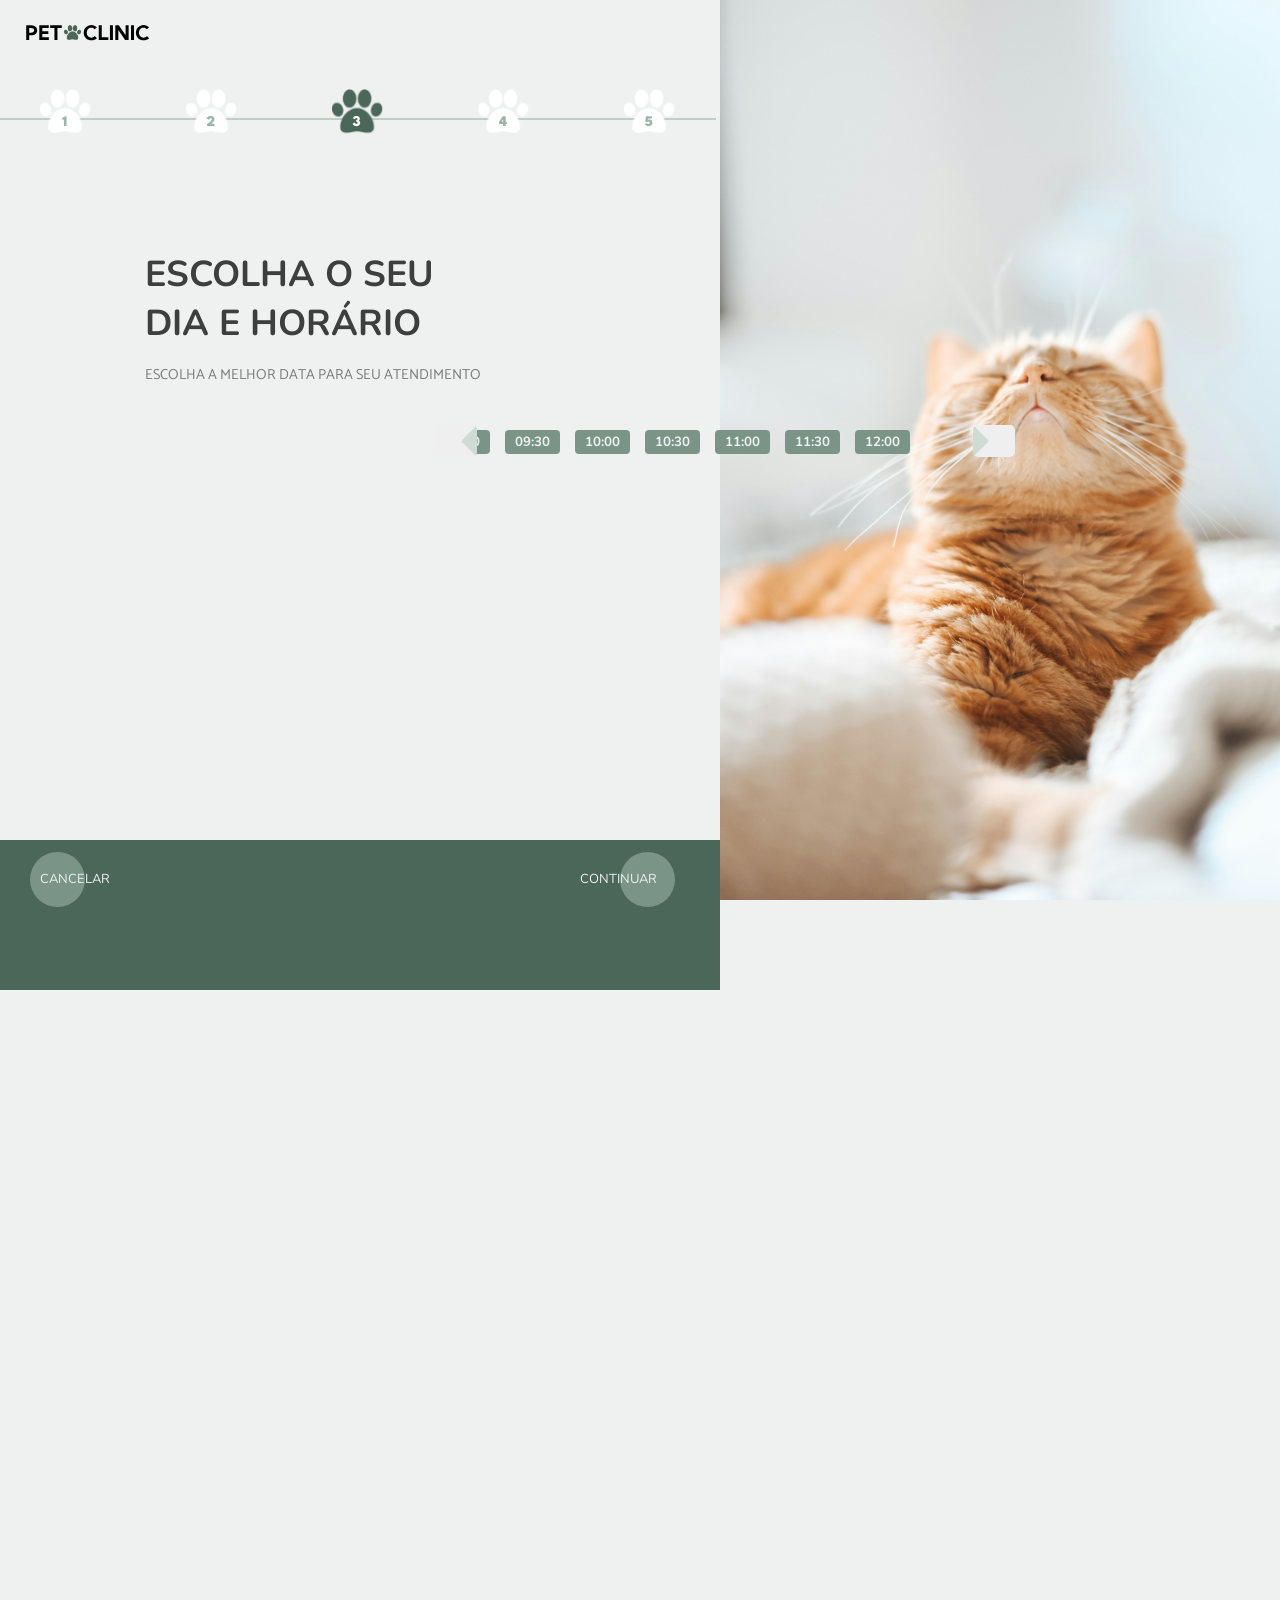
<file: 04_horario/index.html>
<html lang="en">

<head>
  <meta charset="UTF-8">
  <meta name="viewport" content="width=device-width, initial-scale=1.0">
  <title>Escolha seu pet</title>
  <link rel="stylesheet" href="/04_horario/css/horario.css">
  <link rel="stylesheet" href="/css_padrao/global.css">



  <link rel="preconnect" href="https://fonts.googleapis.com">
  <link rel="preconnect" href="https://fonts.gstatic.com" crossorigin>
  <link href="https://fonts.googleapis.com/css2?family=Catamaran:wght@100..900&family=Nunito:ital,wght@0,200..1000;1,200..1000&display=swap" rel="stylesheet">
</head>

<body>
  <main class="container">

    <header class="menu">
      <img class="menu-logo" src="/imgs_padrao/logo.svg" alt="petclinic">
      <nav class="progresso">
        <ul class="ind-progresso">
          <li><img src="/imgs_padrao/pet01_claro.svg" alt=""></li>
          <li><img src="/imgs_padrao/profissional02_claro.svg" alt=""><br></li>
          <li><img src="/imgs_padrao/agendamento03_verde.svg" alt=""></li>
          <li><img src="/imgs_padrao/cadastro04_claro.svg" alt=""></li>
          <li><img src="/imgs_padrao/confirmacao05_claro.svg" alt=""></li>
        </ul>

        <hr class="linha-continua">

      </nav>
    </header>

    <div class="texto-central_02">
      <h1>ESCOLHA O SEU<br>DIA E HORÁRIO</h1>
      <p class="p1">ESCOLHA A MELHOR DATA PARA SEU ATENDIMENTO
      <p>
    </div>

    <img class="img-inicial" src="/04_horario/img/imagem01.svg" alt="">

    <section>

      <div id="seta-hora">
        <button class="seta-esquerda"></button>
        <button class="seta-direita"></button>
      </div>

      <div class="horario">
        <div class="lista-hora">
          <div class="hora-container">
            <button class="hora">09:00</button>
            <button class="hora">09:30</button>
            <button class="hora">10:00</button>
            <button class="hora">10:30</button>
            <button class="hora">11:00</button>
            <button class="hora">11:30</button>
            <button class="hora">12:00</button>
            <button class="hora">12:30</button>
            <button class="hora">13:00</button>
            <button class="hora">13:30</button>
            <button class="hora">14:00</button>
            <button class="hora">14:30</button>
          </div>
        </div>
      </div>

    </section>

    <footer>
      <div class="botoes">
        <span id="circulo-botao"></span>
        <button id="botao-cancelar">CANCELAR</button>
        <span id="circulo-botao2"></span>
        <button id="botao-continuar">CONTINUAR</button>
      </div>
    </footer>

  </main>
</body>

</html>
</file>
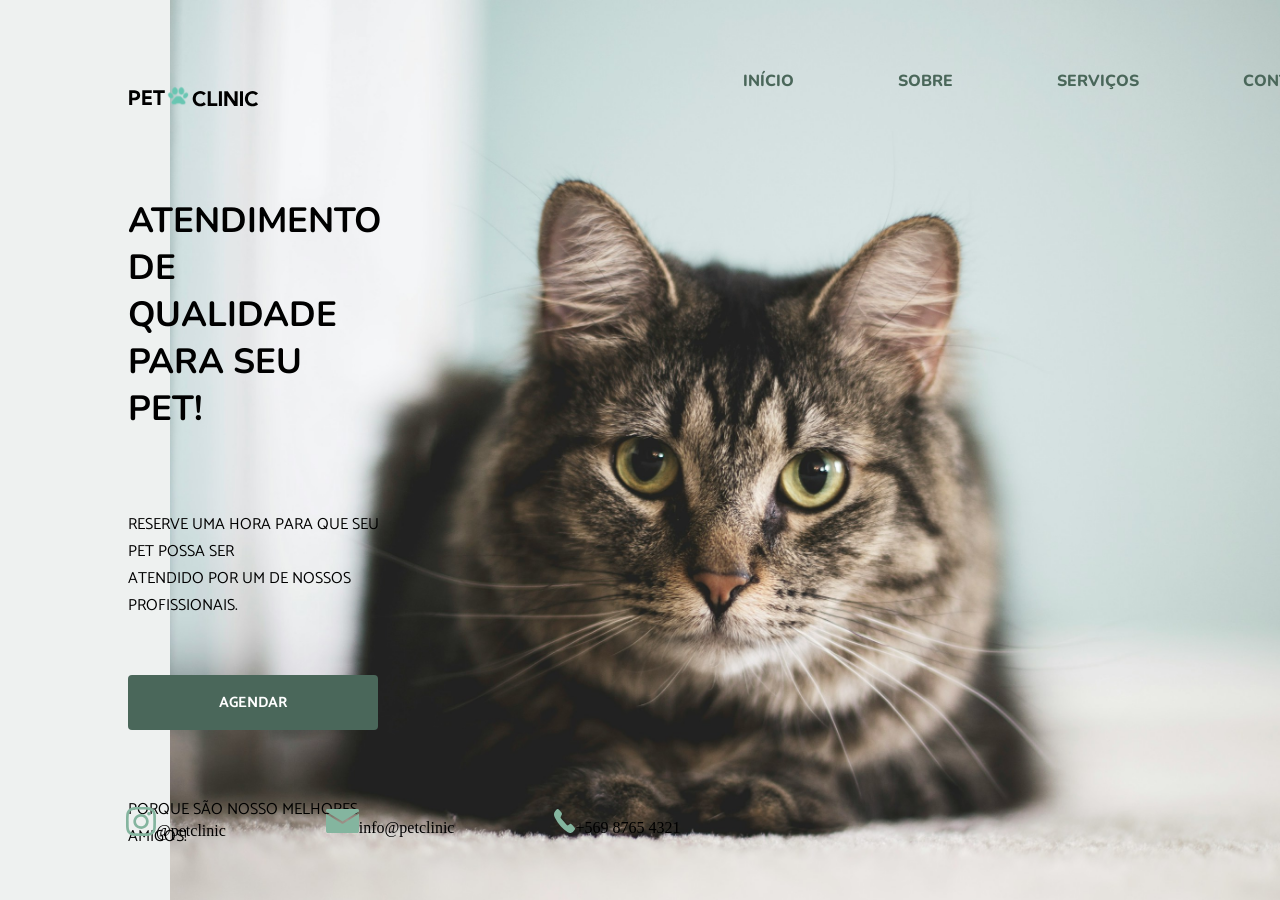
<file: web/index.html>
<!DOCTYPE html>
<html lang="en">

<head>
  <meta charset="UTF-8">
  <meta name="viewport" content="width=device-width, initial-scale=1.0">
  <title>Document</title>
  <link rel="stylesheet" href="./css/style.css">

  <link rel="preconnect" href="https://fonts.googleapis.com">
  <link rel="preconnect" href="https://fonts.gstatic.com" crossorigin>
  <link href="https://fonts.googleapis.com/css2?family=Catamaran:wght@100..900&family=Nunito:ital,wght@0,200..1000;1,200..1000&display=swap" rel="stylesheet">
</head>

<body>

  <header>
    <div class="menu">
      <img class="menu-logo" src="./img/logo.svg" alt="petclinic">
      <a href="/inicial.html"></a>
      <nav>
        <ul>
          <li><a href="./inicio.html">INÍCIO</a></li>
          <li><a href="./sobre.html">SOBRE</a></li>
          <li><a href="./serviços.html">SERVIÇOS</a></li>
          <li><a href="./contato.html">CONTATOS</a></li>
        </ul>
      </nav>
    </div>
  </header>


  <section class="introducao-container">
    <div class="introducao">
      <h1>ATENDIMENTO<br>DE QUALIDADE<br>PARA SEU PET!</h1>
      <p class="p1">RESERVE UMA HORA PARA QUE SEU PET POSSA SER <br>ATENDIDO POR UM DE NOSSOS PROFISSIONAIS.</p>
      <button class="botao-inicial"><b>AGENDAR</b></button>
      <p class="p2">PORQUE SÃO NOSSO MELHORES AMIGOS!</p>
    </div>

  </section>

  <footer class="contato">
    <div class="contato-itens">
      <ul>
        <li><img src="./img/instagram.svg" alt="instagram"><a href="./"></a>@petclinic</li>
        <li><img src="./img/email.svg" alt="email"><a href="./"></a>info@petclinic</li>
        <li><img src="./img/telefone.svg" alt="telefone"><a href="./"></a>+569 8765 4321 </li>
      </ul>
    </div>
  </footer>

</body>

</html>
</file>
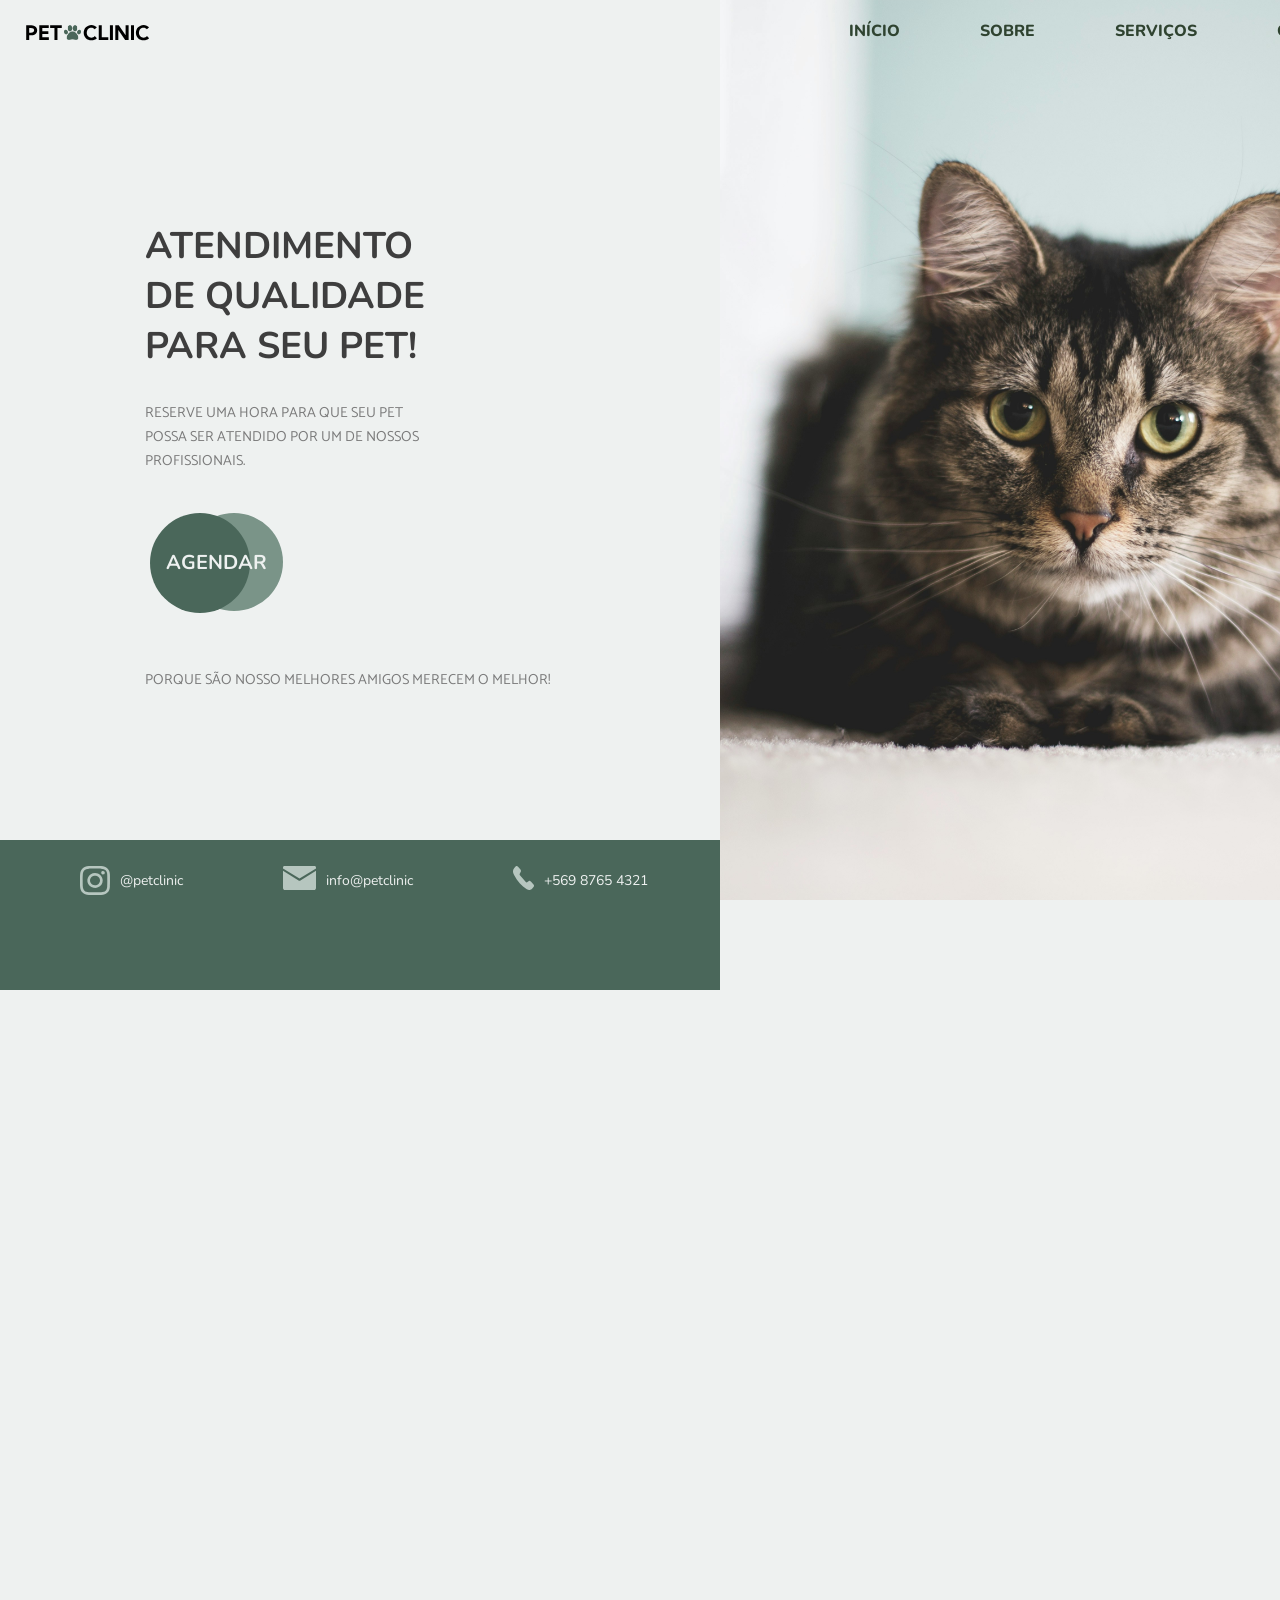
<file: 01_inicio/web/index.html>
<!DOCTYPE html>
<html lang="en">

<head>
  <meta charset="UTF-8">
  <meta name="viewport" content="width=device-width, initial-scale=1.0">
  <title>Atendimento</title>
  <link rel="stylesheet" href="/01_inicio/web/css/inicial.css">
  <link rel="stylesheet" href="/css_padrao/global.css">
  <link rel="stylesheet" href="/css_padrao/style.css">


  <link rel="preconnect" href="https://fonts.googleapis.com">
  <link rel="preconnect" href="https://fonts.gstatic.com" crossorigin>
  <link href="https://fonts.googleapis.com/css2?family=Catamaran:wght@100..900&family=Nunito:ital,wght@0,200..1000;1,200..1000&display=swap" rel="stylesheet">
</head>

<body>
  <div class="container">

    <header>
      <div class="menu-logo">
        <img src="/imgs_padrao/logo.svg" alt="petclinic">
      </div>
      <div class="menu-nav">
        <nav>
          <ul>
            <li><a href="./inicio.html">INÍCIO</a></li>
            <li class="menu-nav-item02"><a href="./sobre.html">SOBRE</a></li>
            <li class="menu-nav-item03"><a href="./serviços.html">SERVIÇOS</a></li>
            <li><a href="./contato.html">CONTATO</a></li>
          </ul>
        </nav>
      </div>

    </header>


    <section class="introducao-container">
      <div class="introducao">
        <h1>ATENDIMENTO<br>DE QUALIDADE<br>PARA SEU PET!</h1>
        <p class="p1">RESERVE UMA HORA PARA QUE SEU PET<br> POSSA SER ATENDIDO POR UM DE NOSSOS<br> PROFISSIONAIS.</p>
        <button class="botao-inicial"><b>AGENDAR</b></button>
        <span id="circulo-botao-frente"></span>
        <span id="circulo-botao-fundo"></span>
        <p class="p2">PORQUE SÃO NOSSO MELHORES AMIGOS MERECEM O MELHOR!</p>
      </div>
    </section>

    <img class="img-inicial" src="/01_inicio/web/img/gato_inicial.svg" alt="">

    <footer class="contato">
      <div class="contato-itens">
        <ul>
          <li><img src="./img/instagram.svg" alt="instagram"></li>
          <a href="./">@petclinic</a>
          <li><img src="./img/email.svg" alt="email"></li>
          <a href="./">info@petclinic</a>
          <li><img src="./img/telefone.svg" alt="telefone"></li>
          <a href="./">+569 8765 4321</a>
        </ul>
      </div>
    </footer>
  </div>

</body>

</html>
</file>
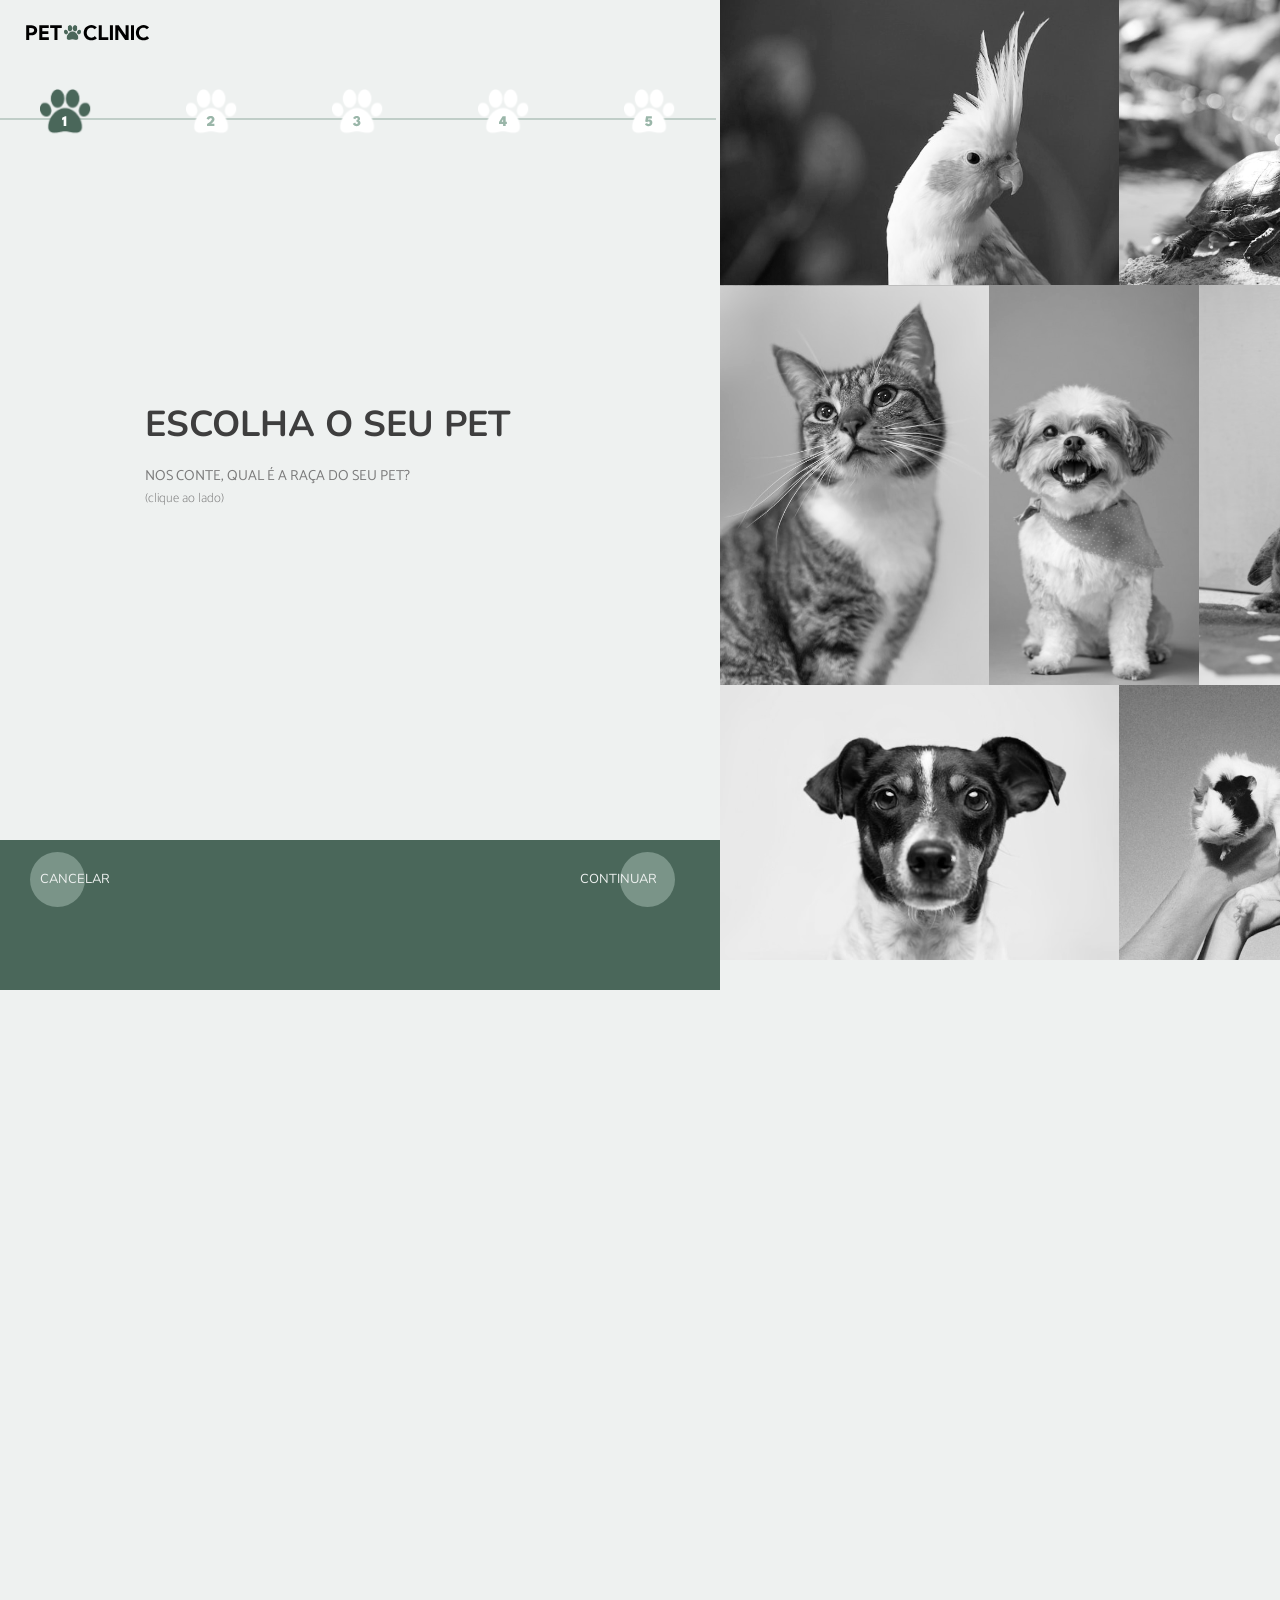
<file: 02_pet/web/index.html>
<html lang="en">

<head>
  <meta charset="UTF-8">
  <meta name="viewport" content="width=device-width, initial-scale=1.0">
  <title>Escolha seu pet</title>
  <link rel="stylesheet" href="/02_pet/web/css/pet.css">
  <link rel="stylesheet" href="/css_padrao/global.css">



  <link rel="preconnect" href="https://fonts.googleapis.com">
  <link rel="preconnect" href="https://fonts.gstatic.com" crossorigin>
  <link href="https://fonts.googleapis.com/css2?family=Catamaran:wght@100..900&family=Nunito:ital,wght@0,200..1000;1,200..1000&display=swap" rel="stylesheet">
</head>

<body>
  <main class="container">

    <header class="menu">
      <img class="menu-logo" src="/imgs_padrao/logo.svg" alt="petclinic">
      <nav class="progresso">
        <ul class="ind-progresso">
          <li><img src="/imgs_padrao/pet01_verde.svg" alt=""></li>
          <li><img src="/imgs_padrao/profissional02_claro.svg" alt=""><br></li>
          <li><img src="/imgs_padrao/agendamento03_claro.svg" alt=""></li>
          <li><img src="/imgs_padrao/cadastro04_claro.svg" alt=""></li>
          <li><img src="/imgs_padrao/confirmacao05_claro.svg" alt=""></li>
        </ul>

        <hr class="linha-continua">

      </nav>
    </header>

    <div class="texto-central">
      <h1>ESCOLHA O SEU PET</h1>
      <p class="p1">NOS CONTE, QUAL É A RAÇA DO SEU PET?<br><span style="font-weight: 100; font-size: 13px;">(clique ao lado)</span>
      <p>
    </div>

    <section>
      <div>
        <ul class="animais">
          <li id="img-cachorro"><img src="/02_pet/web/img/PG02_cachorro.svg" alt=""></li>
          <li id="img-cachorro2"><img src="/02_pet/web/img/PG02_cachorro-2.svg" alt=""></li>
          <li id="img-calopsita"><img src="/02_pet/web/img/PG02_calopsita.svg" alt=""></li>
          <li id="img-coelho"><img src="/02_pet/web/img/PG02_coelho.svg" alt=""></li>
          <li id="img-gato"><img src="/02_pet/web/img/PG02_gato.svg" alt=""></li>
          <li id="img-hamister"><img src="/02_pet/web/img/PG02_hamister.svg" alt=""></li>
          <li id="img-tartaruga"><img src="/02_pet/web/img/PG02_tartaruga.svg" alt=""></li>
        </ul>
      </div>
    </section>

    <footer>
      <div class="botoes">
        <span id="circulo-botao"></span>
        <button id="botao-cancelar">CANCELAR</button>
        <span id="circulo-botao2"></span>
        <button id="botao-continuar">CONTINUAR</button>
      </div>
    </footer>

  </main>
</body>

</html>
</file>
<file: 04_horario/css/horario.css>
/*Imagem lateral - imagem01*/

.img-inicial {
  height: 100vh;
  padding-left: 430px;
}
/*------------------------------*/

/*Barra de Horario*/
.horario {
  display: grid;
  padding-top: 430px;
  width: 480px;
  justify-self: center;
  padding-right: 230px;
  position: relative;
  z-index: 1;
}

.lista-hora {
  display: flex;
  flex-wrap: wrap;
  overflow: hidden;
}

.hora-container {
  display: flex;
  gap: 15px;
}

.hora {
  border: none;
  border-radius: 4px;
  padding: 3px 10px 3px 10px;
  background-color: #7a9488;
  font-family: Nunito, Arial, Helvetica, sans-serif;
  font-weight: bold;
  color: #eef1f0;
}

#seta-hora {
  display: flex;
  flex-wrap: wrap;
  justify-content: space-between;
  width: 580px;
  position: absolute;
  z-index: 2;
  padding-top: 425px;
  justify-self: center;
  padding-right: 230px;
}

.seta-direita {
  width: 0;
  height: 0;
  border-right: 15px solid transparent;
  border-top: 15px solid transparent;
  border-bottom: 15px solid transparent;
  border-left: 15px solid #cedcd5;
  border-radius: 5px;
}

.seta-esquerda {
  width: 0;
  height: 0;
  border-left: 15px solid transparent;
  border-top: 15px solid transparent;
  border-bottom: 15px solid transparent;
  border-right: 15px solid #cedcd5;
  border-radius: 5px;
}
</file>
<file: css_padrao/global.css>
body {
  background: #dae4e0;
  overflow-y: hidden; /* retira a barra de rolagem vertical*/
  margin: 0;
  min-height: 100vh;
  }
/*------------------------------*/

/*Logo*/
.menu-logo {
  padding-top: 20px;
}

.menu-logo {
  margin-left: 25px;
  grid-column: 2;
  position: absolute;
}
/*------------------------------*/

/*Container Principal*/

.container {
  display: grid;
  min-height: 100vh; /* Garante que o grid ocupe toda a altura da tela */
  /* 12 colunas iguais distribuindo o espaço restante */
  grid-template-columns: repeat(10, 135px);
  gap: 10px;
  grid-template-rows: repeat(5, 1fr);
  /* Centraliza o layout na tela do navegador */
  position: relative;  
  background-color: #eef1f0;
  width: 1440px;
  margin: 0 auto;
}
/*------------------------------*/

/*Linha de progresso - Header*/

.progresso {
  display: flex;
  flex-wrap: wrap;
  width: 716px;
}

.ind-progresso {
  position: absolute;
  padding-top: 70px;
  display: flex;
  list-style-type: none;
  flex-flow: row;
  justify-content: space-between;
  width: 635px;
  z-index: 1;
}

.linha-continua {
  border: none;
  border-top: 2px solid #c0cec8;
  margin-top: 118px;
  width: 720px;
}

/*------------------------------*/

/*Texto Central*/
.texto-central {
  display: flex;
  flex-direction: column;
  width: 500px;
  height: 10px;
  font-family: Nunito, Arial, Helvetica, sans-serif;
  font-size: 18px;
  color: #3e3e3e;
  margin-top: 230px;
  padding: 150px 0 0 0;
}

.texto-central_02 {
  display: flex;
  flex-direction: column;
  width: 500px;
  height: 10px;
  font-family: Nunito, Arial, Helvetica, sans-serif;
  font-size: 18px;
  color: #3e3e3e;
  margin-top: 230px;
  padding: 10px 0 0 0;
}

.texto-central h1 {
  margin: 0;
  padding-bottom: 0;
  padding-top: 20px;
}

.texto-central_02 h1 {
  margin: 0;
  padding-bottom: 0;
  padding-top: 10px;
}

.p1 {
  font-family: Catamaran, Arial, Helvetica, sans-serif;
  font-size: 14.5px;
  color: #7a7a7a;
}

/*------------------------------*/

/*Barra inferior de cotinuidade - Footer*/
footer {
  position: absolute;
  display: flex;
  flex-flow: row;
  width: 720px;
  height: 150px;
  margin: 840px 0px 0px 0px;
  background-color: #4a675a;
  overflow-x: hidden;
}

#circulo-botao {
  position: absolute;
  z-index: 1;
  background-color: #7a9488;
  width: 55px;
  height: 55px;
  border-radius: 50%;
  margin: 12px 0 0 30px;
}

#circulo-botao2 {
  position: absolute;
  z-index: 1;
  background-color: #7a9488;
  width: 55px;
  height: 55px;
  border-radius: 50%;
  margin: 12px 0 0 500px;
}

#botao-continuar {
  position: relative;
  margin: 0;
  background-color: transparent;
  border-style: none;
  font-family: Nunito, Arial, Helvetica, sans-serif;
  color: #eef1f0;
  font-weight: 800px;
  font-size: 13px;
  padding-left: 460px;
  z-index: 1;
}

#botao-cancelar {
  position: relative;
  margin: 0;
  background-color: transparent;
  border-style: none;
  font-family: Nunito, Arial, Helvetica, sans-serif;
  color: #eef1f0;
  font-weight: 800px;
  font-size: 13px;
  padding-left: 40px;
  padding-top: 30px;
  z-index: 1;
}

/*------------------------------*/
</file>
<file: web/css/style.css>
/*Global*/
@import url("./global.css");

/*Inicio*/
@import url("./inicial.css");
</file>
<file: 01_inicio/web/css/inicial.css>
body {
  background-size: 1110px 1100px;
  background-repeat: no-repeat;
  margin-top: 0;
}
/*------------------------------*/

/* Menu de navegação*/

.menu-nav {
  display: flex;
  flex-flow: row;
  width: 1330px;
  justify-content: end;
  padding-top: 4px;
  position: relative;
  padding-left: 35px;
}

.menu-nav ul {
  display: flex;
  gap: 60px;
}

.menu-nav li {
  display: inline-block;
}

.menu-nav a {
  text-decoration: none;
  list-style: none;
  font-family: Nunito, Arial, Helvetica, sans-serif;
  color: #2f4330;
  font-weight: 800;
  padding-left: 10px;
  padding-right: 10px;
}
/*------------------------------*/

/* Texto central de introdução ficou com as regras separadas do padrão global para ficar com altura diferente*/

.introducao-container {
  display: flex;
  flex-direction: column;
  width: 500px;
  height: 10px;
  font-family: Nunito, Arial, Helvetica, sans-serif;
  font-size: 18px;
  color: #3e3e3e;
  margin-top: 180px;
  padding: 10px 0 0 0;
}

.introducao h1 {
  font-family: Nunito, Arial, Helvetica, sans-serif;
  font-size: 37px;
  color: #3e3e3e;
}

.p1,
.p2 {
  font-family: Catamaran, Arial, Helvetica, sans-serif;
  font-size: 14.5px;
  color: #7a7a7a;
}

.p2 {
  padding-top: 180px;
}
/*------------------------------*/

/*Imagem principal - gatoinicial*/

.img-inicial {
  height: 100vh;
  padding-left: 430px;
}
/*------------------------------*/

/*Botão AGENDAR*/

.botao-inicial {
  background-color: transparent;
  color: #eef1f0;
  border: none;
  font-family: Nunito, Arial, Helvetica, sans-serif;
  font-size: 20px;
  position: absolute;
  z-index: 2;
  margin-top: 60px;
  margin-left: 15px;
}

#circulo-botao-frente {
  position: absolute;
  z-index: 1;
  background-color: #4a675a;
  width: 100px;
  height: 100px;
  border-radius: 50%;
  margin-left: 5px;
  margin-top: 25px;
}

#circulo-botao-fundo {
  position: absolute;
  background-color: #7a9488;
  width: 98px;
  height: 98px;
  border-radius: 50%;
  margin-left: 40px;
  margin-top: 25px;
}
/*------------------------------*/

/*Footer - Contatos*/

.contato-itens ul {
  display: flex;
  padding-left: 30px;
  padding-top: 10px;
  list-style-type: none;
}
.contato-itens li {
  padding-left: 50px;
}

.contato-itens ul a {
  text-decoration: none;
  font-family: Nunito, Arial, Helvetica, sans-serif;
  font-size: 14px;
  align-items: center;
  padding: 5px 50px 0 10px;
  color: #eef1f0;
}
/*------------------------------*/
</file>
<file: css_padrao/style.css>
/*Global*/
@import url("/css_padrao/global.css");

/*Inicio*/
@import url("/01_inicio/web/css/inicial.css");

/*Pagina PET*/
@import url("/02_pet/web/css/pet.css");

/*Profissional*/
@import url("/03_vet/css/vet.css");
</file>
<file: 02_pet/web/css/pet.css>
body {
  background-size: 1110px 1100px;
  background-repeat: no-repeat;
  margin-top: 0;
}

/*Conteudo especifico da página 02 - Section*/

/*GALERIA*/

.animais {
  display: grid;
  grid-template-columns: 269px 210px 243px;
  grid-template-rows: 28% 41% 31%; /* aqui a altura das rows se ajusta ao padrão de altura da tela conforme o tamanho das imagens no figma*/
  padding-left: 430px;
  margin-top: 0;
  width: 720px;
  list-style-type: none;
  box-sizing: border-box;
}

#img-calopsita {
  margin: 0;
  grid-column: 1;
  grid-row: 1;
}

#img-gato {
  margin: 0;
  grid-column: 1;
  grid-row: 2;
}

#img-cachorro {
  margin: 0;
  grid-column: 2;
  grid-row: 2;
}

#img-cachorro2 {
  margin: 0;
  grid-column: 1;
  grid-row: 3;
}

#img-coelho {
  margin: 0;
  grid-column: 3;
  grid-row: 2;
}

#img-hamister {
  margin: 0;
  grid-column: 2;
  grid-row: 3;
  padding-left: 130px;
  padding-top: 0;
}

#img-tartaruga {
  margin: 0;
  grid-column: 2;
  grid-row: 1;
  padding-left: 130px;
}

/*------------------------------*/
</file>
